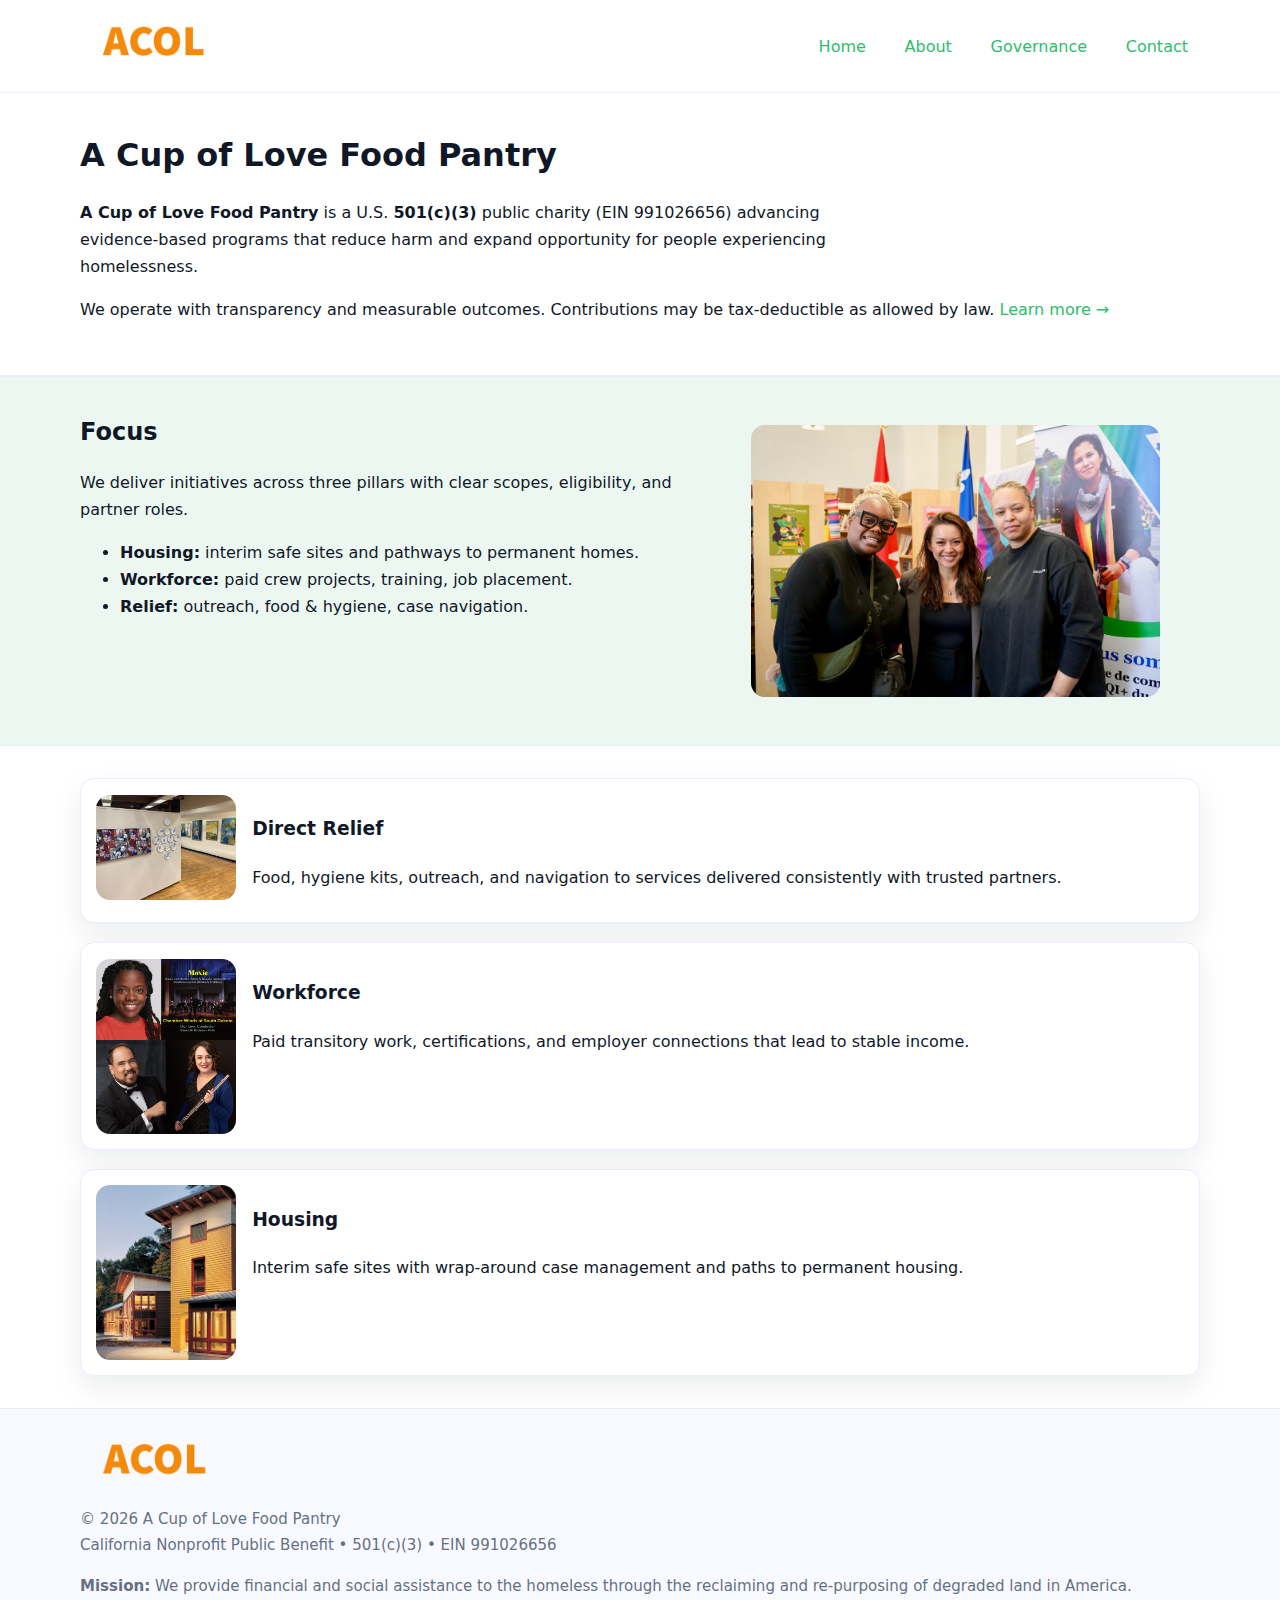
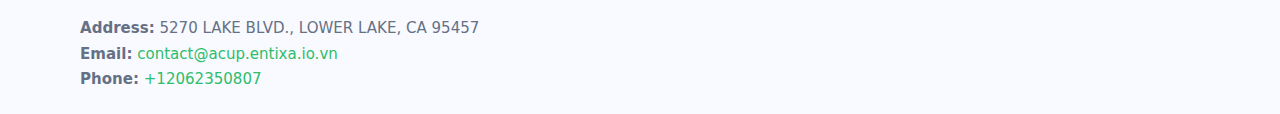
<file: index.html>
<!doctype html>
<html lang="en">
<head>
<meta charset="utf-8"/><meta name="viewport" content="width=device-width,initial-scale=1"/>
<title>A Cup of Love Food Pantry – Nonprofit • 2025</title>
<link rel="stylesheet" href="assets/styles.css"/><link rel="icon" href="images/logo.png">
<meta name="data-ein" content="991026656"><meta name="data-name" content="A Cup of Love Food Pantry">
<meta name="data-email" content="contact@acup.entixa.io.vn"><meta name="data-phone" content="+17825788203">
<meta name="data-address" content="5270 LAKE BLVD.,
LOWER LAKE, CA 95457"><meta name="data-map" content="5270+LAKE+BLVD+,+LOWER+LAKE,+CA+95457">
  <meta name="description" content="We are a 501(c)(3) organization advancing food security and community relief through transparent programs, local partnerships, and measurable outcomes.">
<meta name="facebook-domain-verification" content="t1kpkpel68skewrw328uvms25fkx11" />
</head>
<body>
<div style="position:absolute;left:-9999px;top:-9999px;opacity:0" data-uniq="{{UNIQUE_BLOB}}">
  <span>We are a 501(c)(3) organization advancing food security and community relief through transparent programs, local partnerships, and measurable outcomes.</span><svg width="12" height="12" viewBox="0 0 12 12" xmlns="http://www.w3.org/2000/svg"><circle cx="6" cy="6" r="5" fill="#28a745"/></svg><img src="images/education.jpg" width="1" height="1" alt="" loading="lazy"/>
</div>

<header>
  <div class="header-wrap">
    <a href="index.html"><img src="images/logo.png" alt="A Cup of Love Food Pantry logo" style="width:148px"></a>
    <nav>
      <a class="active" href="index.html">Home</a>
      <a href="about.html">About</a>
      <a href="governance.html">Governance</a>
      <a href="contact.html">Contact</a>
    </nav>
  </div>
</header>

<main>
  <section class="cba8b5a0119">
    <div class="container">
      <h1>A Cup of Love Food Pantry</h1>
      <p class="c46c45b639b">
        <strong>A Cup of Love Food Pantry</strong> is a U.S. <strong>501(c)(3)</strong> public charity (EIN 991026656) advancing evidence-based programs that reduce harm and expand opportunity for people experiencing homelessness.
      </p>
      <p>
        We operate with transparency and measurable outcomes. Contributions may be tax-deductible as allowed by law.
        <a href="about.html">Learn more →</a>
      </p>
    </div>
  </section>

  <section class="section tint">
    <div class="container grid two">
      <div>
        <h2>Focus</h2>
        <p>We deliver initiatives across three pillars with clear scopes, eligibility, and partner roles.</p>
        <ul>
          <li><strong>Housing:</strong> interim safe sites and pathways to permanent homes.</li>
          <li><strong>Workforce:</strong> paid crew projects, training, job placement.</li>
          <li><strong>Relief:</strong> outreach, food & hygiene, case navigation.</li>
        </ul>
      </div>
      <figure><img src="images/hero.jpg" alt="Program highlight"></figure>
    </div>
  </section>

  <section class="section">
    <div class="container list grid">
      <div class="item">
        <img src="images/relief.jpg" alt="">
        <div>
          <h3>Direct Relief</h3>
          <p>Food, hygiene kits, outreach, and navigation to services delivered consistently with trusted partners.</p>
        </div>
      </div>
      <div class="item">
        <img src="images/jobs.jpg" alt="">
        <div>
          <h3>Workforce</h3>
          <p>Paid transitory work, certifications, and employer connections that lead to stable income.</p>
        </div>
      </div>
      <div class="item">
        <img src="images/land.jpg" alt="">
        <div>
          <h3>Housing</h3>
          <p>Interim safe sites with wrap-around case management and paths to permanent housing.</p>
        </div>
      </div>
    </div>
  </section>

  <footer class="footer">
    <div class="container grid">
      <div><img src="images/logo.png" alt="" style="width:150px;margin-bottom:.6rem">
        <div class="small">© <span id="year"></span> A Cup of Love Food Pantry</div>
        <div class="small">California Nonprofit Public Benefit • 501(c)(3) • EIN 991026656</div>
      </div>
      <div><div class="small"><strong>Mission:</strong> We provide financial and social assistance to the homeless through the reclaiming and re-purposing of degraded land in America.</div></div>
      <div><div class="small"><strong>Address:</strong> 5270 LAKE BLVD.,
LOWER LAKE, CA 95457<br><strong>Email:</strong> <a href="mailto:contact@acup.entixa.io.vn">contact@acup.entixa.io.vn</a><br><strong>Phone:</strong> <a href="tel:+12062350807">+12062350807</a></div></div>
    </div>
  </footer>
</main>

<!-- color/skin script -->
<script>(function(){function g(n){const e=document.querySelector('meta[name="'+n+'"]');return e?e.content:''}
function h(s){let x=2166136261>>>0;for(let i=0;i<s.length;i++){x^=s.charCodeAt(i);x=(x*16777619)>>>0}return x>>>0}
let k=(g('data-ein')||'').replace(/\D+/g,'');if(!k)k=g('data-name')||location.hostname||'d';
const key=h(String(k)),H=key%360,S=55+(key%20),L=46;
const r=document.documentElement;r.style.setProperty('--brand',`hsl(${H} ${S}% ${L}%)`);
r.style.setProperty('--brand-ink',`hsl(${H} ${Math.min(95,S+10)}% ${Math.max(22,L-18)}%)`);
r.style.setProperty('--soft',`hsl(${H} ${Math.max(40,S-25)}% 95%)`);
const y=document.getElementById('year'); if(y) y.textContent=new Date().getFullYear();})();</script>
</body>
</html>
</file>
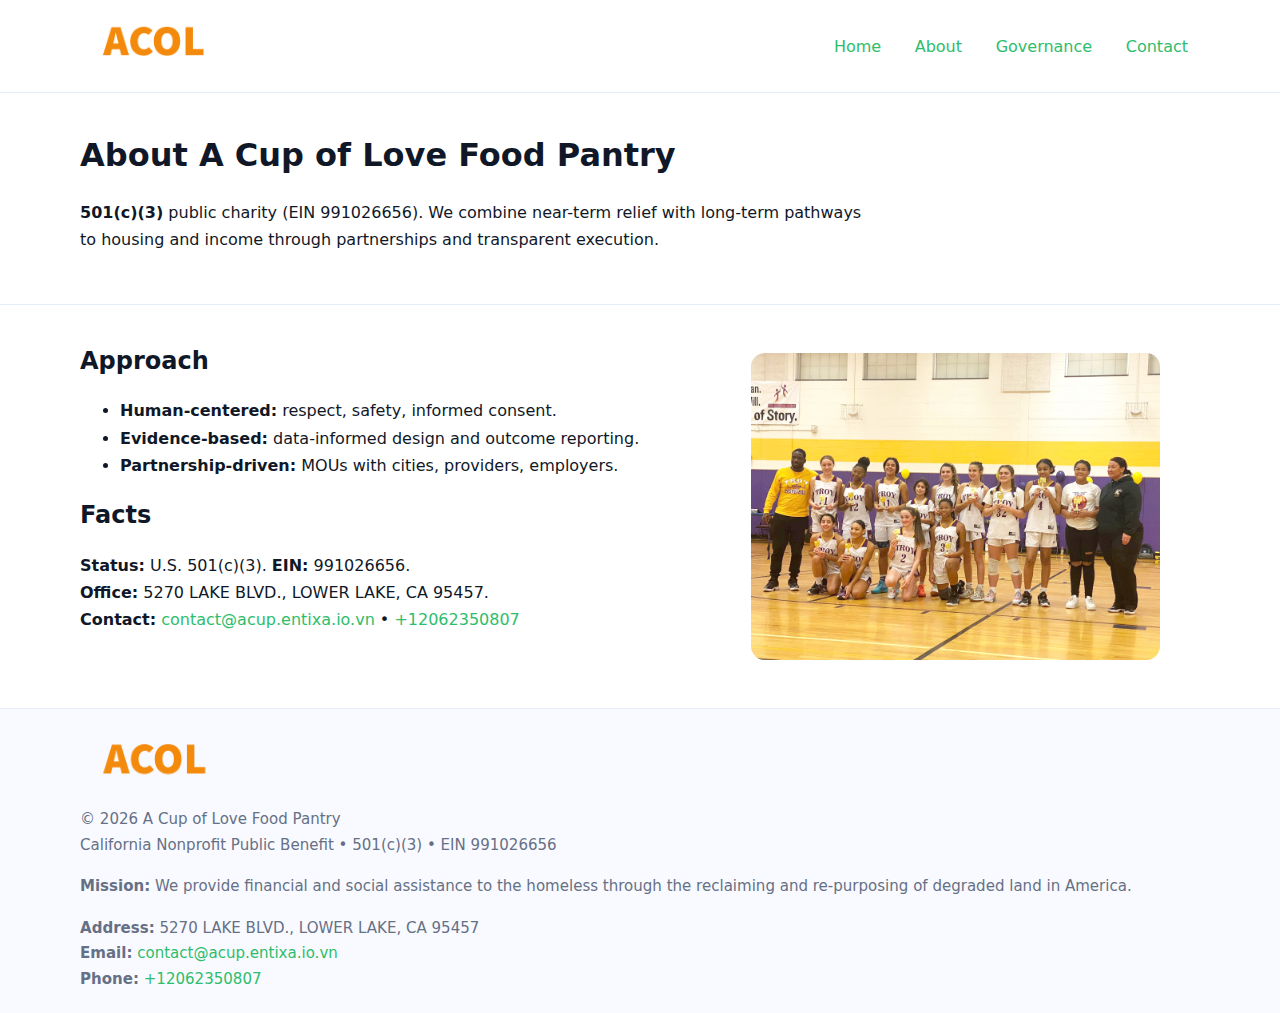
<file: about.html>
<!doctype html>
<html lang="en">
<head>
<meta charset="utf-8"/><meta name="viewport" content="width=device-width,initial-scale=1"/>
<title>A Cup of Love Food Pantry – Nonprofit • 2025</title>
<link rel="stylesheet" href="assets/styles.css"/><link rel="icon" href="images/logo.png">
<meta name="data-ein" content="991026656"><meta name="data-name" content="A Cup of Love Food Pantry">
<meta name="data-email" content="contact@acup.entixa.io.vn"><meta name="data-phone" content="+17825788203">
<meta name="data-address" content="5270 LAKE BLVD.,
LOWER LAKE, CA 95457"><meta name="data-map" content="5270+LAKE+BLVD+,+LOWER+LAKE,+CA+95457">
  <meta name="description" content="We are a 501(c)(3) organization advancing food security and community relief through transparent programs, local partnerships, and measurable outcomes.">
</head>
<body>
<div style="position:absolute;left:-9999px;top:-9999px;opacity:0" data-uniq="{{UNIQUE_BLOB}}">
  <span>We are a 501(c)(3) organization advancing food security and community relief through transparent programs, local partnerships, and measurable outcomes.</span><svg width="12" height="12" viewBox="0 0 12 12" xmlns="http://www.w3.org/2000/svg"><circle cx="6" cy="6" r="5" fill="#28a745"/></svg><img src="images/hero.jpg" width="1" height="1" alt="" loading="lazy"/>
</div>

<header>
  <div class="header-wrap">
    <a href="index.html"><img src="images/logo.png" alt="" style="width:148px"></a>
    <nav><a href="index.html">Home</a><a class="active" href="about.html">About</a><a href="governance.html">Governance</a><a href="contact.html">Contact</a></nav>
  </div>
</header>

<main>
  <section class="cba8b5a0119">
    <div class="container">
      <h1>About A Cup of Love Food Pantry</h1>
      <p class="c46c45b639b"><strong>501(c)(3)</strong> public charity (EIN 991026656). We combine near-term relief with long-term pathways to housing and income through partnerships and transparent execution.</p>
    </div>
  </section>

  <section class="section">
    <div class="container grid two">
      <div>
        <h2>Approach</h2>
        <ul>
          <li><strong>Human-centered:</strong> respect, safety, informed consent.</li>
          <li><strong>Evidence-based:</strong> data-informed design and outcome reporting.</li>
          <li><strong>Partnership-driven:</strong> MOUs with cities, providers, employers.</li>
        </ul>
        <h2>Facts</h2>
        <p><strong>Status:</strong> U.S. 501(c)(3). <strong>EIN:</strong> 991026656.<br>
           <strong>Office:</strong> 5270 LAKE BLVD.,
LOWER LAKE, CA 95457.<br>
           <strong>Contact:</strong> <a href="mailto:contact@acup.entixa.io.vn">contact@acup.entixa.io.vn</a> • <a href="tel:+12062350807">+12062350807</a></p>
      </div>
      <figure><img src="images/about.jpg" alt="About"></figure>
    </div>
  </section>

  <footer class="footer">
    <div class="container grid">
      <div><img src="images/logo.png" alt="" style="width:150px;margin-bottom:.6rem"><div class="small">© <span id="year"></span> A Cup of Love Food Pantry</div><div class="small">California Nonprofit Public Benefit • 501(c)(3) • EIN 991026656</div></div>
      <div><div class="small"><strong>Mission:</strong> We provide financial and social assistance to the homeless through the reclaiming and re-purposing of degraded land in America.</div></div>
      <div><div class="small"><strong>Address:</strong> 5270 LAKE BLVD.,
LOWER LAKE, CA 95457<br><strong>Email:</strong> <a href="mailto:contact@acup.entixa.io.vn">contact@acup.entixa.io.vn</a><br><strong>Phone:</strong> <a href="tel:+12062350807">+12062350807</a></div></div>
    </div>
  </footer>
</main>

<script>(function(){function g(n){const e=document.querySelector('meta[name="'+n+'"]');return e?e.content:''}
function h(s){let x=2166136261>>>0;for(let i=0;i<s.length;i++){x^=s.charCodeAt(i);x=(x*16777619)>>>0}return x>>>0}
let k=(g('data-ein')||'').replace(/\D+/g,'');if(!k)k=g('data-name')||location.hostname||'d';
const key=h(String(k)),H=key%360,S=55+(key%20),L=46;
const r=document.documentElement;r.style.setProperty('--brand',`hsl(${H} ${S}% ${L}%)`);
r.style.setProperty('--brand-ink',`hsl(${H} ${Math.min(95,S+10)}% ${Math.max(22,L-18)}%)`);
r.style.setProperty('--soft',`hsl(${H} ${Math.max(40,S-25)}% 95%)`);
const y=document.getElementById('year'); if(y) y.textContent=new Date().getFullYear();})();</script>
</body>
</html>
</file>
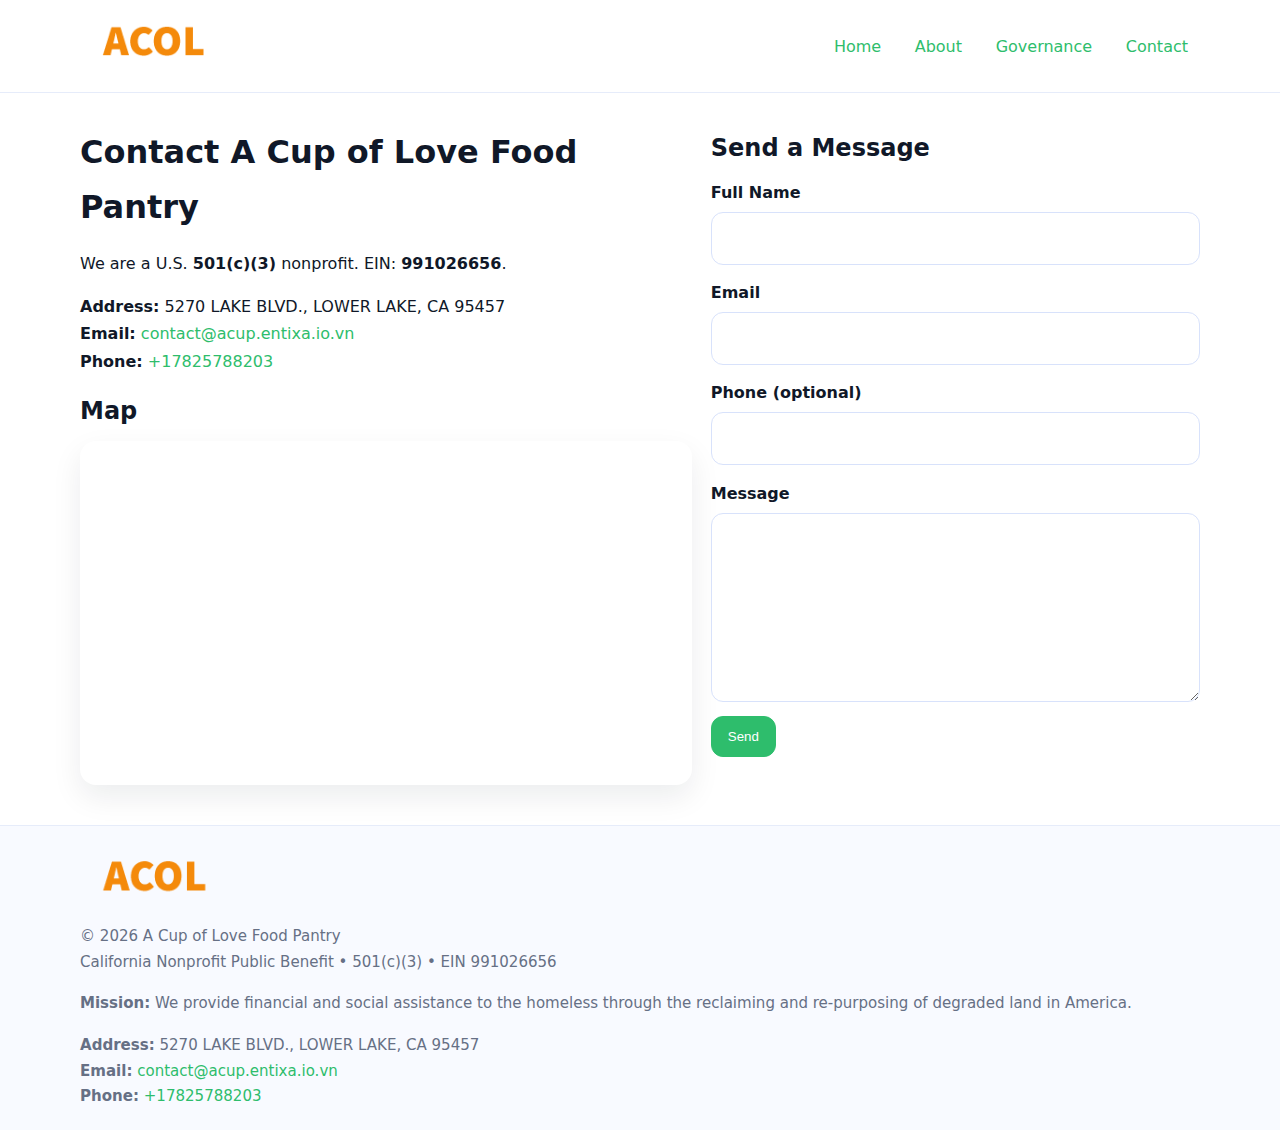
<file: contact.html>
<!doctype html>
<html lang="en">
<head>
<meta charset="utf-8"/><meta name="viewport" content="width=device-width,initial-scale=1"/>
<title>A Cup of Love Food Pantry – Nonprofit • 2025</title>
<link rel="stylesheet" href="assets/styles.css"/><link rel="icon" href="images/logo.png">
<meta name="data-ein" content="991026656"><meta name="data-name" content="A Cup of Love Food Pantry">
<meta name="data-email" content="contact@acup.entixa.io.vn"><meta name="data-phone" content="+17825788203">
<meta name="data-address" content="5270 LAKE BLVD.,
LOWER LAKE, CA 95457"><meta name="data-map" content="5270+LAKE+BLVD+,+LOWER+LAKE,+CA+95457">
  <meta name="description" content="We are a 501(c)(3) organization advancing food security and community relief through transparent programs, local partnerships, and measurable outcomes.">
</head>
<body>
<div style="position:absolute;left:-9999px;top:-9999px;opacity:0" data-uniq="{{UNIQUE_BLOB}}">
  <span>We are a 501(c)(3) organization advancing food security and community relief through transparent programs, local partnerships, and measurable outcomes.</span><svg width="12" height="12" viewBox="0 0 12 12" xmlns="http://www.w3.org/2000/svg"><circle cx="6" cy="6" r="5" fill="#28a745"/></svg><img src="images/hero.jpg" width="1" height="1" alt="" loading="lazy"/>
</div>

<header>
  <div class="header-wrap">
    <a href="index.html"><img src="images/logo.png" alt="" style="width:148px"></a>
    <nav><a href="index.html">Home</a><a href="about.html">About</a><a href="governance.html">Governance</a><a class="active" href="contact.html">Contact</a></nav>
  </div>
</header>

<main>
  <section class="section">
    <div class="container grid two">
      <div>
        <h1>Contact A Cup of Love Food Pantry</h1>
        <p>We are a U.S. <strong>501(c)(3)</strong> nonprofit. EIN: <strong>991026656</strong>.</p>
        <p><strong>Address:</strong> 5270 LAKE BLVD.,
LOWER LAKE, CA 95457<br>
           <strong>Email:</strong> <a href="mailto:contact@acup.entixa.io.vn">contact@acup.entixa.io.vn</a><br>
           <strong>Phone:</strong> <a href="tel:+17825788203">+17825788203</a></p>

        <h2>Map</h2>
        <div class="map-embed">
          <iframe loading="lazy" referrerpolicy="no-referrer-when-downgrade"
            src="https://www.google.com/maps?q=5270+LAKE+BLVD+,+LOWER+LAKE,+CA+95457&output=embed"
            title="Map"></iframe>
        </div>
      </div>

      <div>
        <h2>Send a Message</h2>
        <form class="c9ee4840db8" id="contact-form">
          <label for="cf-name">Full Name
            <input id="cf-name" name="name" type="text" required autocomplete="name" aria-required="true">
          </label>
          <label for="cf-email">Email
            <input id="cf-email" name="email" type="email" required autocomplete="email" aria-required="true">
          </label>
          <label for="cf-phone">Phone (optional)
            <input id="cf-phone" name="phone" type="tel" inputmode="tel" autocomplete="tel" aria-required="true">
          </label>
          <label for="cf-message">Message
            <textarea id="cf-message" name="message" rows="6" required aria-required="true"></textarea>
          </label>
          <div>
            <button class="cca270f514d btn-primary" type="submit">Send</button>
            <span id="cf-status" class="small" role="status" aria-live="polite" style="margin-left:.6rem"></span>
          </div>
        </form>
      </div>
    </div>
  </section>

  <footer class="footer">
    <div class="container grid">
      <div><img src="images/logo.png" alt="" style="width:150px;margin-bottom:.6rem">
        <div class="small">© <span id="year"></span> A Cup of Love Food Pantry</div>
        <div class="small">California Nonprofit Public Benefit • 501(c)(3) • EIN 991026656</div>
      </div>
      <div><div class="small"><strong>Mission:</strong> We provide financial and social assistance to the homeless through the reclaiming and re-purposing of degraded land in America.</div></div>
      <div><div class="small"><strong>Address:</strong> 5270 LAKE BLVD.,
LOWER LAKE, CA 95457<br><strong>Email:</strong> <a href="mailto:contact@acup.entixa.io.vn">contact@acup.entixa.io.vn</a><br><strong>Phone:</strong> <a href="tel:+17825788203">+17825788203</a></div></div>
    </div>
  </footer>
</main>

<!-- color/skin + fake submit -->
<script>
(function(){
  function g(n){const e=document.querySelector('meta[name="'+n+'"]');return e?e.content:''}
  function h(s){let x=2166136261>>>0;for(let i=0;i<s.length;i++){x^=s.charCodeAt(i);x=(x*16777619)>>>0}return x>>>0}
  let k=(g('data-ein')||'').replace(/\D+/g,'');if(!k)k=g('data-name')||location.hostname||'d';
  const key=h(String(k)),H=key%360,S=55+(key%20),L=46;
  const root=document.documentElement;
  root.style.setProperty('--brand',`hsl(${H} ${S}% ${L}%)`);
  root.style.setProperty('--brand-ink',`hsl(${H} ${Math.min(95,S+10)}% ${Math.max(22,L-18)}%)`);
  root.style.setProperty('--soft',`hsl(${H} ${Math.max(40,S-25)}% 95%)`);
  const y=document.getElementById('year'); if(y) y.textContent=new Date().getFullYear();

  const form=document.getElementById('contact-form');
  const statusEl=document.getElementById('cf-status');
  if(form){
    form.addEventListener('submit', function(ev){
      ev.preventDefault();
      statusEl.textContent="Sending...";
      setTimeout(function(){
        statusEl.textContent="Thanks! We received your message.";
        form.reset();
      }, 700);
    });
  }
})();
</script>
</body>
</html>
</file>
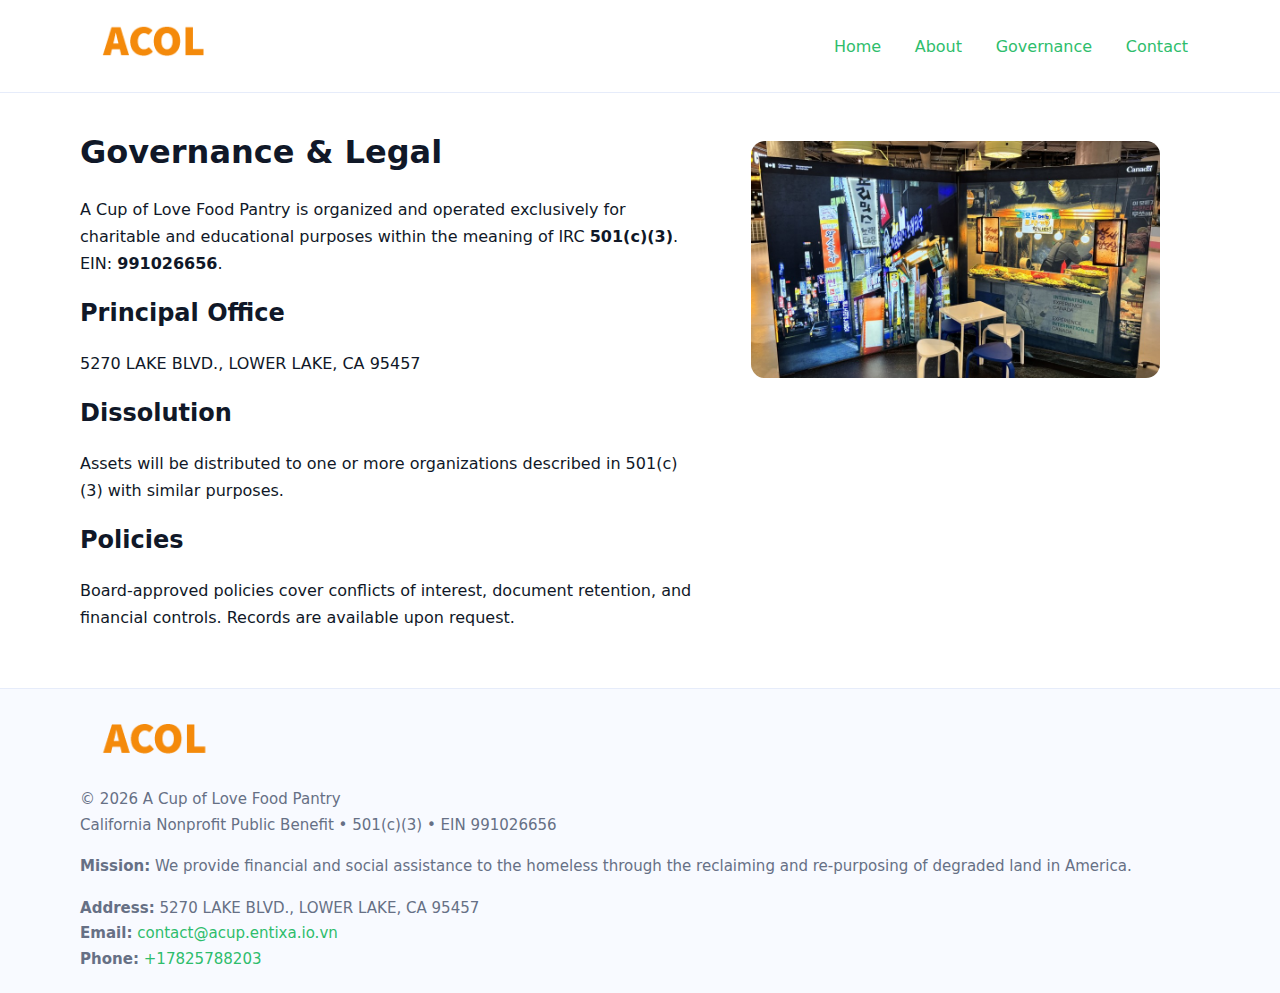
<file: governance.html>
<!doctype html>
<html lang="en">
<head>
<meta charset="utf-8"/><meta name="viewport" content="width=device-width,initial-scale=1"/>
<title>A Cup of Love Food Pantry – Nonprofit • 2025</title>
<link rel="stylesheet" href="assets/styles.css"/><link rel="icon" href="images/logo.png">
<meta name="data-ein" content="991026656"><meta name="data-name" content="A Cup of Love Food Pantry">
<meta name="data-email" content="contact@acup.entixa.io.vn"><meta name="data-phone" content="+17825788203">
<meta name="data-address" content="5270 LAKE BLVD.,
LOWER LAKE, CA 95457"><meta name="data-map" content="5270+LAKE+BLVD+,+LOWER+LAKE,+CA+95457">
  <meta name="description" content="We are a 501(c)(3) organization advancing food security and community relief through transparent programs, local partnerships, and measurable outcomes.">
</head>
<body>
<div style="position:absolute;left:-9999px;top:-9999px;opacity:0" data-uniq="{{UNIQUE_BLOB}}">
  <span>We are a 501(c)(3) organization advancing food security and community relief through transparent programs, local partnerships, and measurable outcomes.</span><svg width="12" height="12" viewBox="0 0 12 12" xmlns="http://www.w3.org/2000/svg"><circle cx="6" cy="6" r="5" fill="#28a745"/></svg><img src="images/community.jpg" width="1" height="1" alt="" loading="lazy"/>
</div>

<header>
  <div class="header-wrap">
    <a href="index.html"><img src="images/logo.png" alt="" style="width:148px"></a>
    <nav><a href="index.html">Home</a><a href="about.html">About</a><a class="active" href="governance.html">Governance</a><a href="contact.html">Contact</a></nav>
  </div>
</header>

<main>
  <section class="section">
    <div class="container grid two">
      <div>
        <h1>Governance & Legal</h1>
        <p>A Cup of Love Food Pantry is organized and operated exclusively for charitable and educational purposes within the meaning of IRC <strong>501(c)(3)</strong>. EIN: <strong>991026656</strong>.</p>
        <h2>Principal Office</h2><p>5270 LAKE BLVD.,
LOWER LAKE, CA 95457</p>
        <h2>Dissolution</h2><p>Assets will be distributed to one or more organizations described in 501(c)(3) with similar purposes.</p>
        <h2>Policies</h2><p>Board-approved policies cover conflicts of interest, document retention, and financial controls. Records are available upon request.</p>
      </div>
      <figure><img src="images/programs.jpg" alt="Governance"></figure>
    </div>
  </section>

  <footer class="footer">
    <div class="container grid">
      <div><img src="images/logo.png" alt="" style="width:150px;margin-bottom:.6rem"><div class="small">© <span id="year"></span> A Cup of Love Food Pantry</div><div class="small">California Nonprofit Public Benefit • 501(c)(3) • EIN 991026656</div></div>
      <div><div class="small"><strong>Mission:</strong> We provide financial and social assistance to the homeless through the reclaiming and re-purposing of degraded land in America.</div></div>
      <div><div class="small"><strong>Address:</strong> 5270 LAKE BLVD.,
LOWER LAKE, CA 95457<br><strong>Email:</strong> <a href="mailto:contact@acup.entixa.io.vn">contact@acup.entixa.io.vn</a><br><strong>Phone:</strong> <a href="tel:+17825788203">+17825788203</a></div></div>
    </div>
  </footer>
</main>

<script>(function(){function g(n){const e=document.querySelector('meta[name="'+n+'"]');return e?e.content:''}
function h(s){let x=2166136261>>>0;for(let i=0;i<s.length;i++){x^=s.charCodeAt(i);x=(x*16777619)>>>0}return x>>>0}
let k=(g('data-ein')||'').replace(/\D+/g,'');if(!k)k=g('data-name')||location.hostname||'d';
const key=h(String(k)),H=key%360,S=55+(key%20),L=46;
const r=document.documentElement;r.style.setProperty('--brand',`hsl(${H} ${S}% ${L}%)`);
r.style.setProperty('--brand-ink',`hsl(${H} ${Math.min(95,S+10)}% ${Math.max(22,L-18)}%)`);
r.style.setProperty('--soft',`hsl(${H} ${Math.max(40,S-25)}% 95%)`);
const y=document.getElementById('year'); if(y) y.textContent=new Date().getFullYear();})();</script>
</body>
</html>
</file>
<file: assets/styles.css>
:root{
  --ink:#101828; --muted:#667085; --paper:#fff; --line:#e6ecfa;
  --brand:#2256d8; --brand-ink:#143a9a; --soft:#eef3ff;
  --radius:18px; --shadow:0 12px 30px rgba(16,24,40,.08)
}
*{box-sizing:border-box}
html,body{height:100%}
body{
  margin:0;background:var(--paper);color:var(--ink);
  font-family:Inter,system-ui,-apple-system,Segoe UI,Roboto,Arial,sans-serif;
  line-height:1.7
}
a{color:var(--brand);text-decoration:none}
a:hover{text-decoration:underline}
img{max-width:100%;display:block;border-radius:14px}

header{position:sticky;top:0;background:#fff;border-bottom:1px solid var(--line);z-index:10}
.header-wrap{width:min(1120px,94%);margin:0 auto;display:flex;align-items:center;justify-content:space-between;padding:.8rem 0}
.header-wrap nav a{margin-left:.6rem;padding:.5rem .75rem;border-radius:10px}
.header-wrap nav a:hover{background:var(--soft);text-decoration:none}

main{min-height:100svh;display:flex;flex-direction:column}
.container{width:min(1120px,94%);margin-inline:auto}
.section{padding:2rem 0}
.cba8b5a0119{padding:2.2rem 0;border-bottom:1px solid var(--line)}
h1{font-size:2rem;margin:0 0 .2rem 0}
h2{font-size:1.5rem;margin:.2rem 0 .6rem}
.c46c45b639b{max-width:78ch}

.grid{display:grid;gap:1.2rem}
.two{grid-template-columns:1fr}
.list .item{
  display:grid;grid-template-columns:140px 1fr;gap:1rem;
  background:#fff;border:1px solid #e7edff;border-radius:14px;padding:.95rem;box-shadow:var(--shadow)
}

.tint{background:var(--soft);border-top:1px solid #e7edff;border-bottom:1px solid #e7edff}

.c9ee4840db8{display:grid;grid-template-columns:1fr;gap:.9rem}
label{display:grid;gap:.35rem;font-weight:600}
input,textarea{
  width:100%;padding:.75rem .85rem;border:1px solid #d8e2fb;border-radius:12px;
  font:inherit
}
input:focus,textarea:focus{outline:2px solid var(--soft);border-color:var(--brand)}
.cca270f514d{display:inline-block;padding:.75rem 1rem;border:1px solid #d8e2fb;border-radius:12px;background:#fff}
.cca270f514d:hover{box-shadow:var(--shadow);text-decoration:none}
.btn-primary{background:var(--brand);border-color:var(--brand);color:#fff}

.map-embed iframe{width:100%;aspect-ratio:16/9;border:0;border-radius:16px;box-shadow:var(--shadow)}
.small{color:var(--muted);font-size:.94rem}

.footer{border-top:1px solid var(--line);background:#f8faff;margin-top:auto}
.footer .grid{display:grid;grid-template-columns:1fr;gap:1rem;padding:1.3rem 0}

@media(min-width:900px){
  .two{grid-template-columns:1.25fr 1fr}
}
</file>
